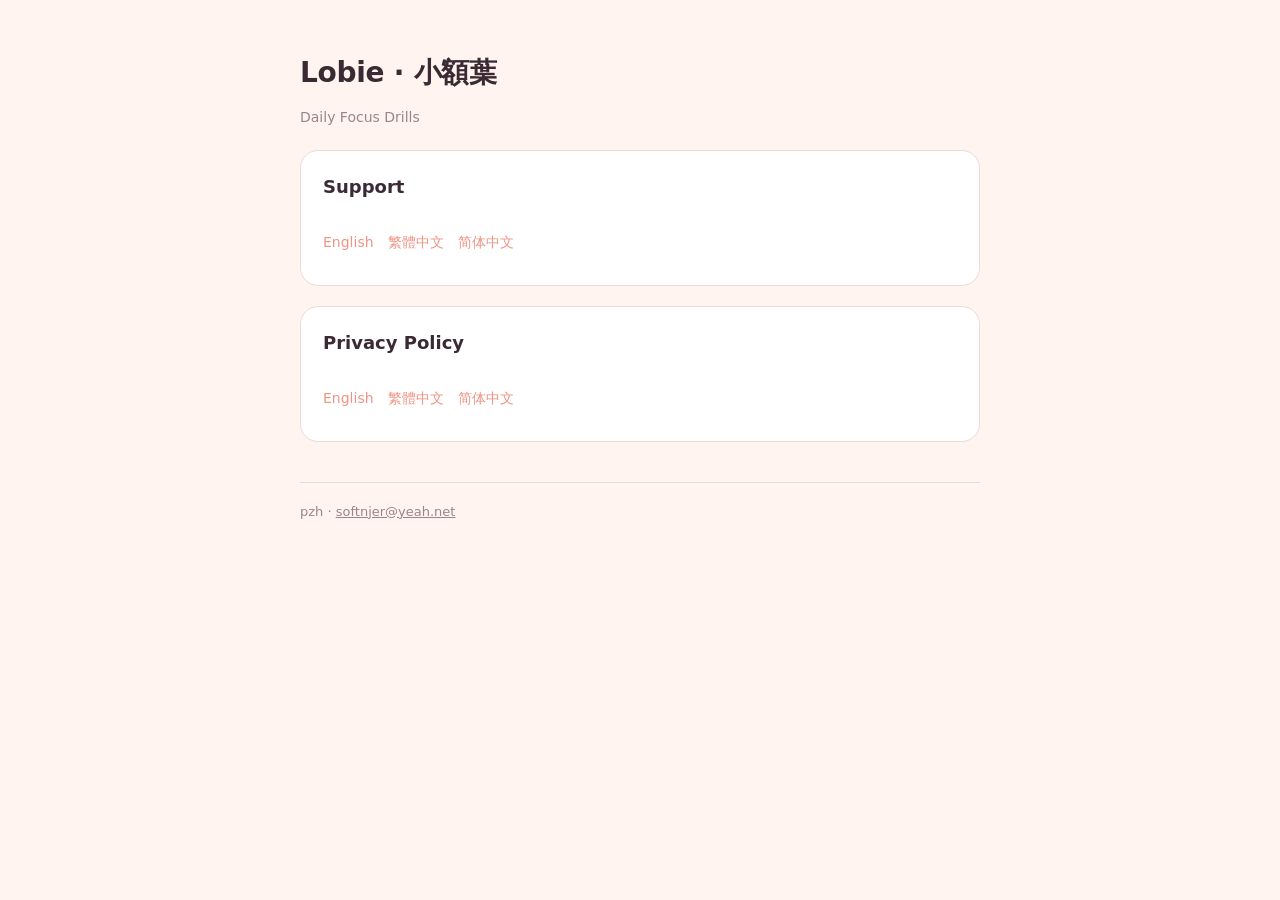
<file: index.html>
<!doctype html><html lang="en"><head>
<meta charset="utf-8"><meta name="viewport" content="width=device-width,initial-scale=1">
<title>Lobie · 小額葉</title><link rel="stylesheet" href="style.css">
</head><body><main>
<h1>Lobie · 小額葉</h1><p class="sub">Daily Focus Drills</p>
<div class="card"><h2>Support</h2>
<p class="langs"><a href="support-en.html">English</a><a href="support-zh-Hant.html">繁體中文</a><a href="support-zh-Hans.html">简体中文</a></p></div>
<div class="card"><h2>Privacy Policy</h2>
<p class="langs"><a href="en.html">English</a><a href="zh-Hant.html">繁體中文</a><a href="zh-Hans.html">简体中文</a></p></div>
<footer>pzh · <a href="mailto:softnjer@yeah.net" style="color:inherit">softnjer@yeah.net</a></footer>
</main></body></html>
</file>
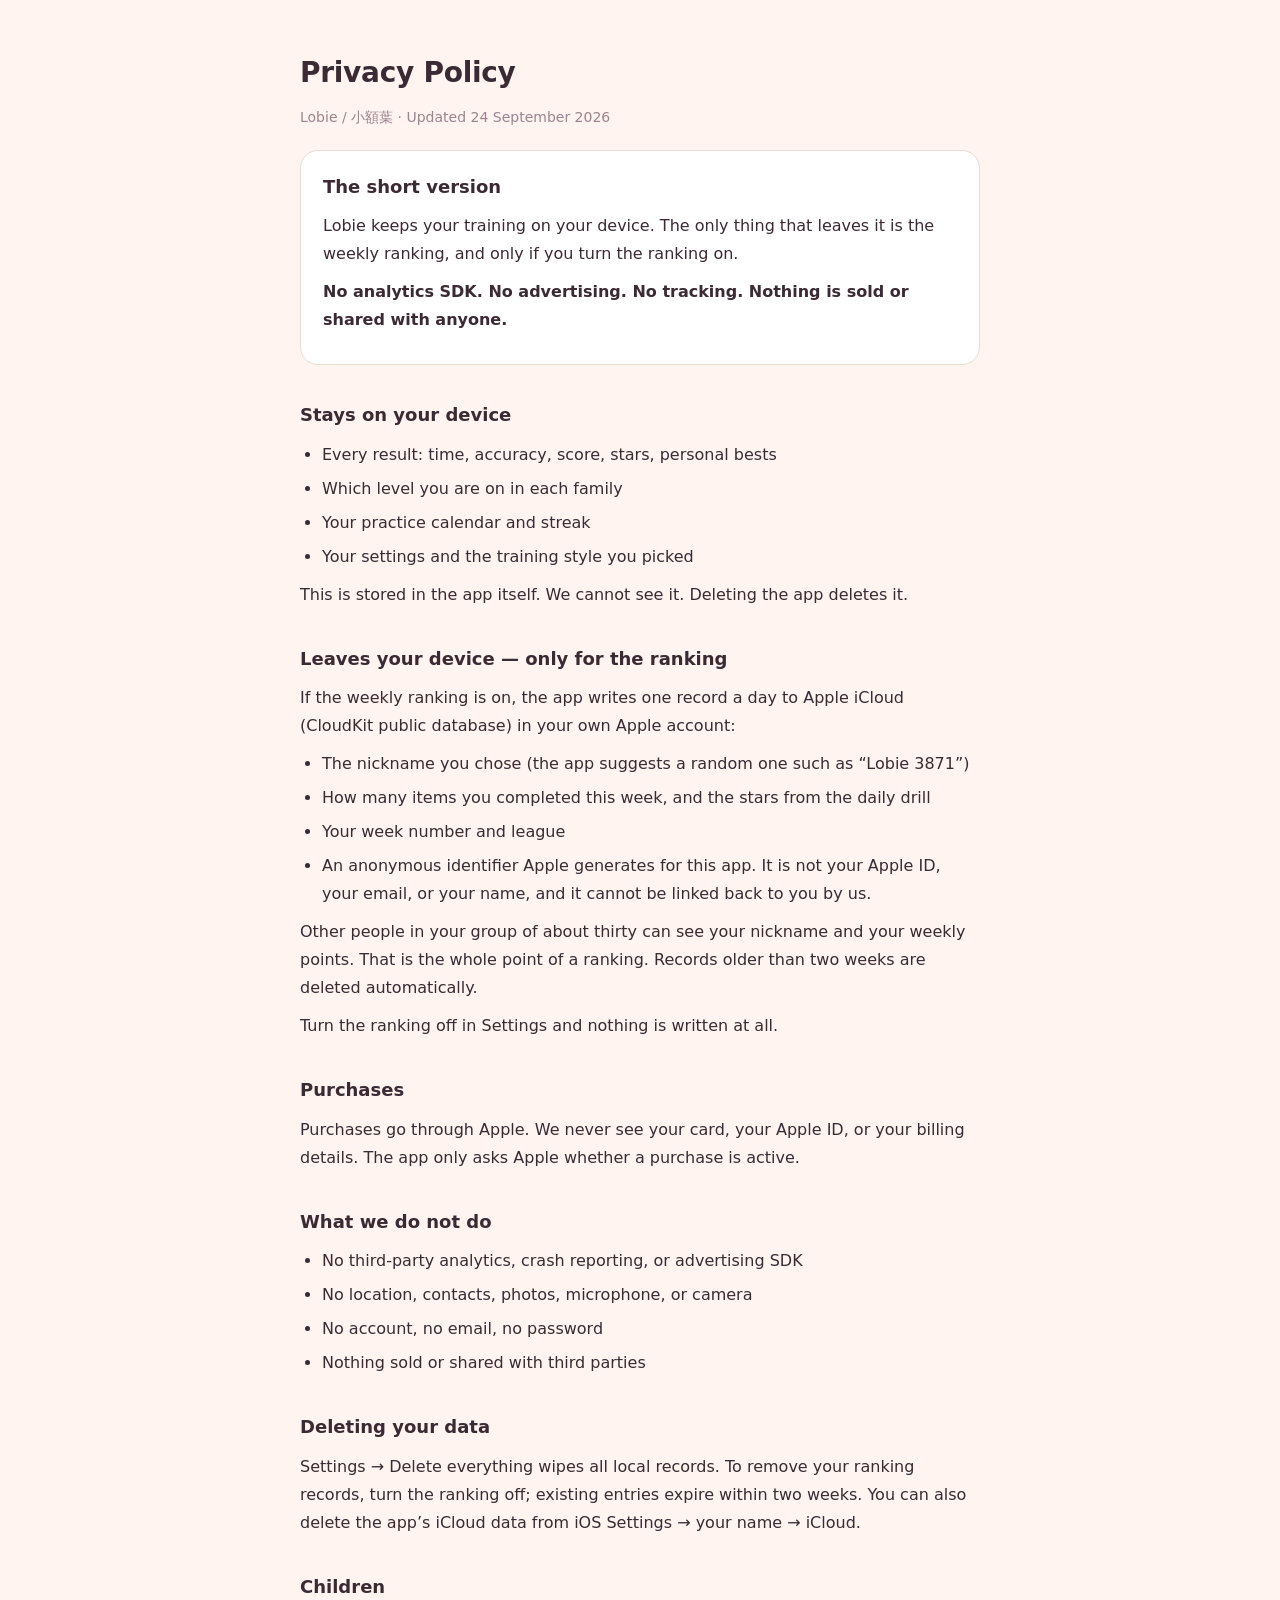
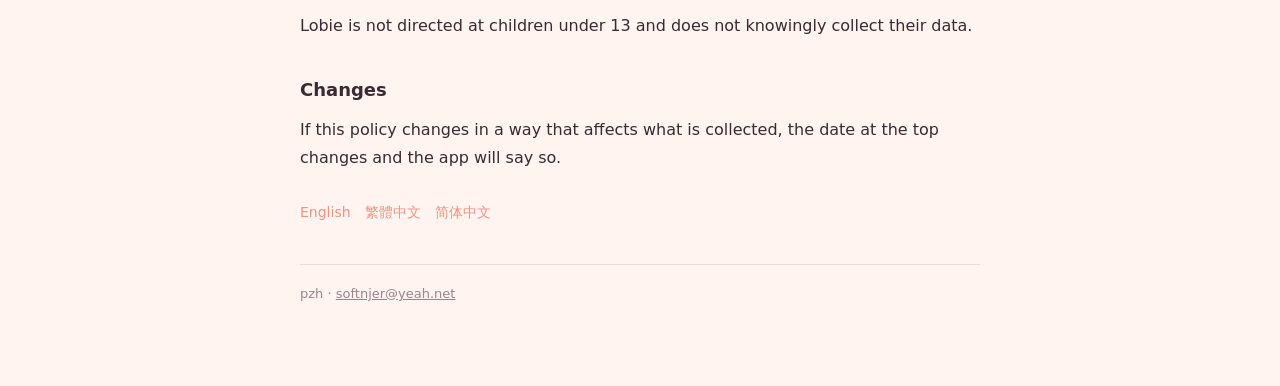
<file: en.html>
<!doctype html><html lang="en"><head>
<meta charset="utf-8"><meta name="viewport" content="width=device-width,initial-scale=1">
<title>Privacy Policy — Lobie</title><link rel="stylesheet" href="style.css">
</head><body><main>
<h1>Privacy Policy</h1><p class="sub">Lobie / 小額葉 · Updated 24 September 2026</p>

<div class="card"><h2>The short version</h2>
<p>Lobie keeps your training on your device. The only thing that leaves it is the weekly ranking, and only if you turn the ranking on.</p>
<p><strong>No analytics SDK. No advertising. No tracking. Nothing is sold or shared with anyone.</strong></p></div>

<h2>Stays on your device</h2>
<ul>
<li>Every result: time, accuracy, score, stars, personal bests</li>
<li>Which level you are on in each family</li>
<li>Your practice calendar and streak</li>
<li>Your settings and the training style you picked</li>
</ul>
<p>This is stored in the app itself. We cannot see it. Deleting the app deletes it.</p>

<h2>Leaves your device — only for the ranking</h2>
<p>If the weekly ranking is on, the app writes one record a day to Apple iCloud (CloudKit public database) in your own Apple account:</p>
<ul>
<li>The nickname you chose (the app suggests a random one such as “Lobie 3871”)</li>
<li>How many items you completed this week, and the stars from the daily drill</li>
<li>Your week number and league</li>
<li>An anonymous identifier Apple generates for this app. It is not your Apple ID, your email, or your name, and it cannot be linked back to you by us.</li>
</ul>
<p>Other people in your group of about thirty can see your nickname and your weekly points. That is the whole point of a ranking. Records older than two weeks are deleted automatically.</p>
<p>Turn the ranking off in Settings and nothing is written at all.</p>

<h2>Purchases</h2>
<p>Purchases go through Apple. We never see your card, your Apple ID, or your billing details. The app only asks Apple whether a purchase is active.</p>

<h2>What we do not do</h2>
<ul>
<li>No third-party analytics, crash reporting, or advertising SDK</li>
<li>No location, contacts, photos, microphone, or camera</li>
<li>No account, no email, no password</li>
<li>Nothing sold or shared with third parties</li>
</ul>

<h2>Deleting your data</h2>
<p>Settings → Delete everything wipes all local records. To remove your ranking records, turn the ranking off; existing entries expire within two weeks. You can also delete the app’s iCloud data from iOS Settings → your name → iCloud.</p>

<h2>Children</h2>
<p>Lobie is not directed at children under 13 and does not knowingly collect their data.</p>

<h2>Changes</h2>
<p>If this policy changes in a way that affects what is collected, the date at the top changes and the app will say so.</p>
<p class="langs"><a href="en.html">English</a><a href="zh-Hant.html">繁體中文</a><a href="zh-Hans.html">简体中文</a></p>
<footer>pzh · <a href="mailto:softnjer@yeah.net" style="color:inherit">softnjer@yeah.net</a></footer>
</main></body></html>
</file>
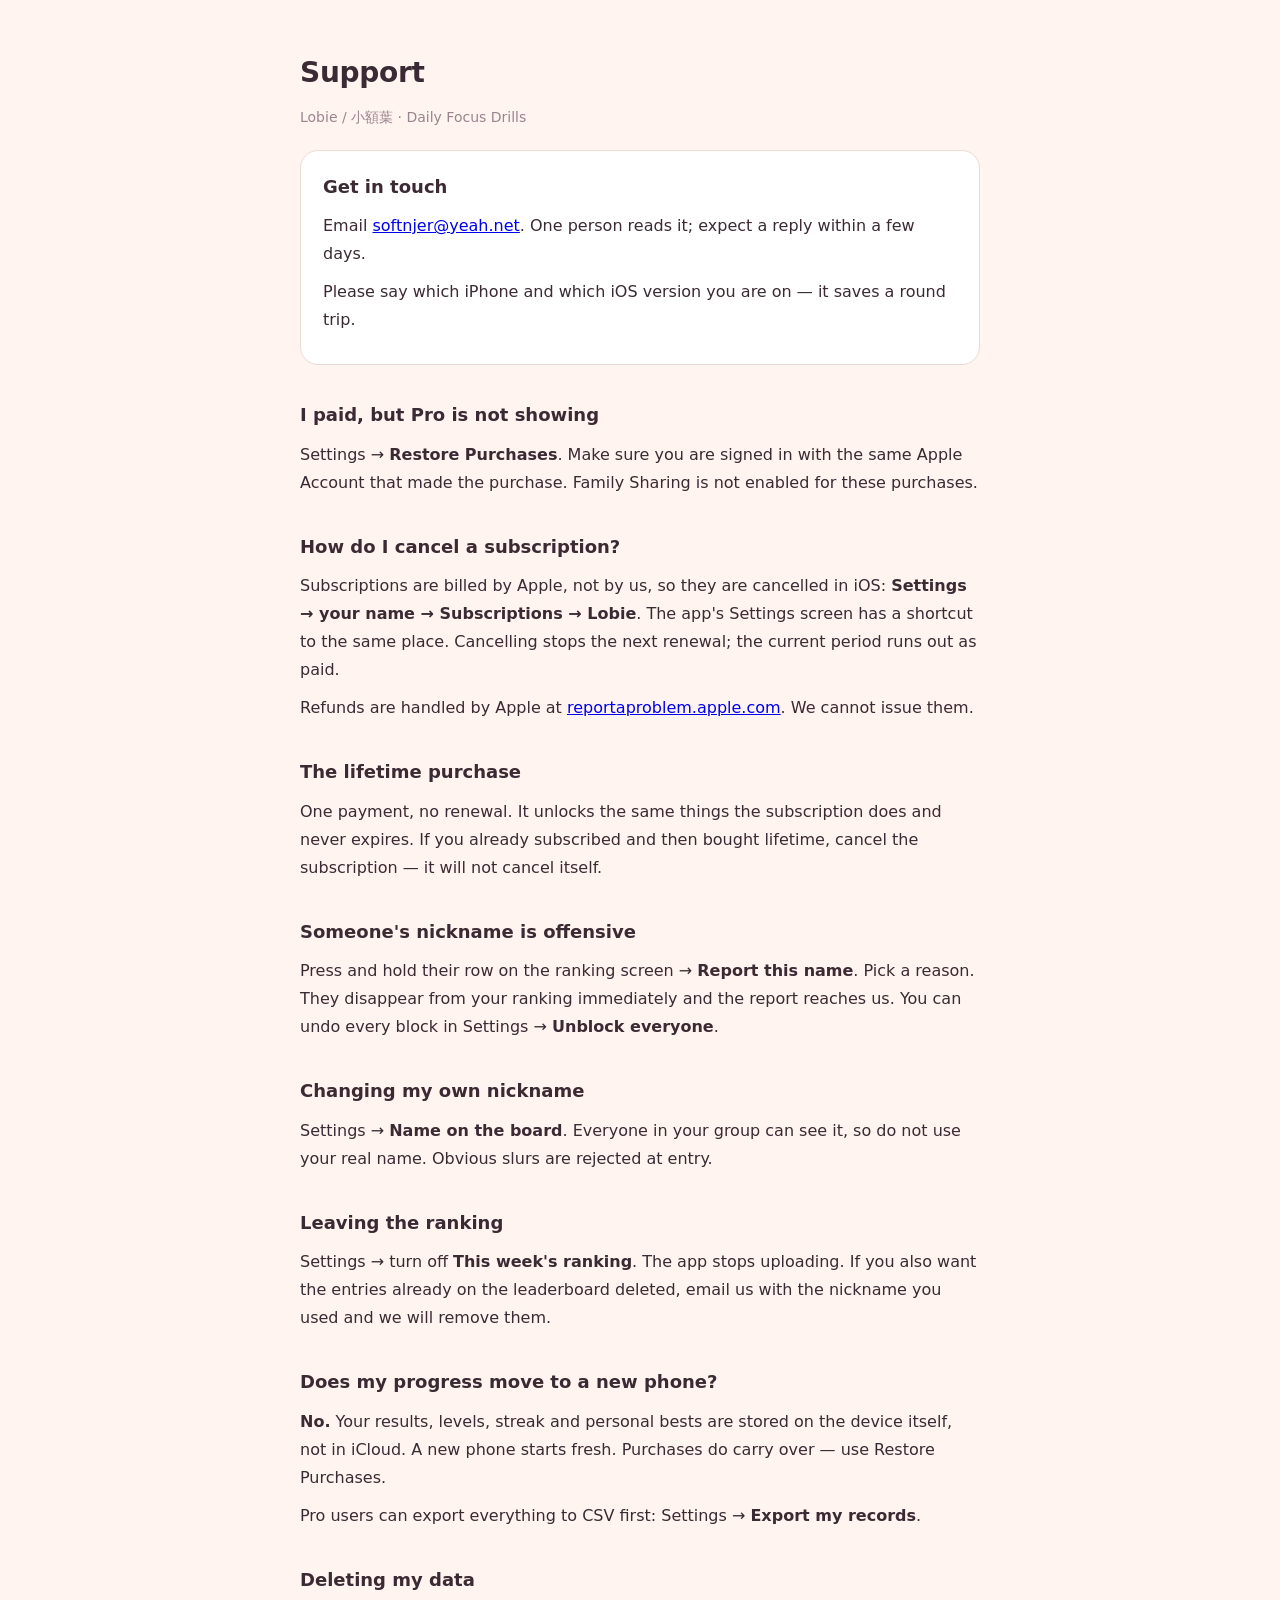
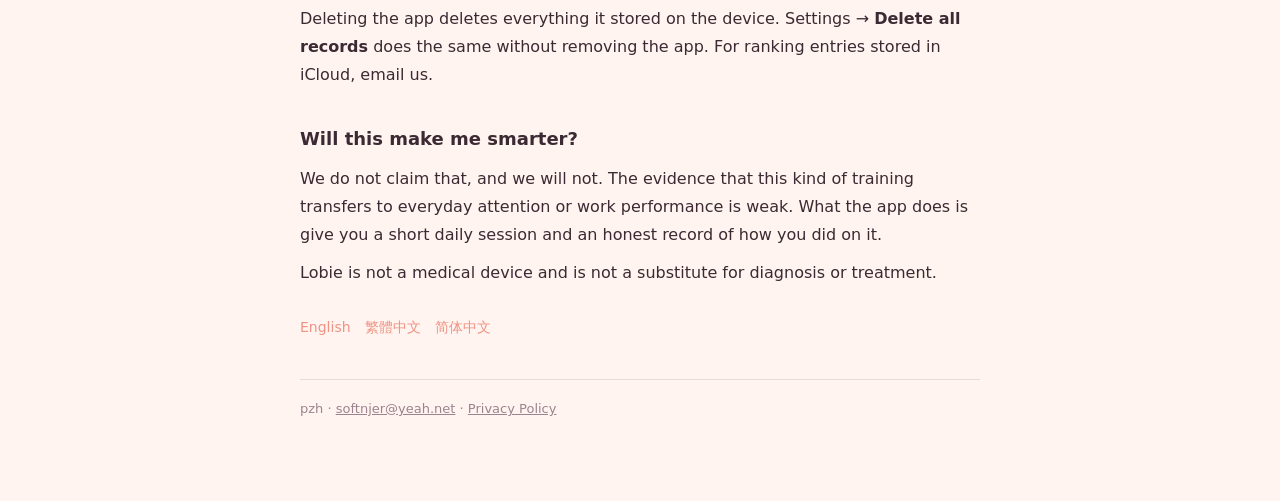
<file: support-en.html>
<!doctype html><html lang="en"><head>
<meta charset="utf-8"><meta name="viewport" content="width=device-width,initial-scale=1">
<title>Support — Lobie</title><link rel="stylesheet" href="style.css">
</head><body><main>
<h1>Support</h1><p class="sub">Lobie / 小額葉 · Daily Focus Drills</p>

<div class="card"><h2>Get in touch</h2>
<p>Email <a href="mailto:softnjer@yeah.net">softnjer@yeah.net</a>. One person reads it; expect a reply within a few days.</p>
<p>Please say which iPhone and which iOS version you are on — it saves a round trip.</p></div>

<h2>I paid, but Pro is not showing</h2>
<p>Settings → <strong>Restore Purchases</strong>. Make sure you are signed in with the same Apple Account that made the purchase. Family Sharing is not enabled for these purchases.</p>

<h2>How do I cancel a subscription?</h2>
<p>Subscriptions are billed by Apple, not by us, so they are cancelled in iOS: <strong>Settings → your name → Subscriptions → Lobie</strong>. The app's Settings screen has a shortcut to the same place. Cancelling stops the next renewal; the current period runs out as paid.</p>
<p>Refunds are handled by Apple at <a href="https://reportaproblem.apple.com">reportaproblem.apple.com</a>. We cannot issue them.</p>

<h2>The lifetime purchase</h2>
<p>One payment, no renewal. It unlocks the same things the subscription does and never expires. If you already subscribed and then bought lifetime, cancel the subscription — it will not cancel itself.</p>

<h2>Someone's nickname is offensive</h2>
<p>Press and hold their row on the ranking screen → <strong>Report this name</strong>. Pick a reason. They disappear from your ranking immediately and the report reaches us. You can undo every block in Settings → <strong>Unblock everyone</strong>.</p>

<h2>Changing my own nickname</h2>
<p>Settings → <strong>Name on the board</strong>. Everyone in your group can see it, so do not use your real name. Obvious slurs are rejected at entry.</p>

<h2>Leaving the ranking</h2>
<p>Settings → turn off <strong>This week's ranking</strong>. The app stops uploading. If you also want the entries already on the leaderboard deleted, email us with the nickname you used and we will remove them.</p>

<h2>Does my progress move to a new phone?</h2>
<p><strong>No.</strong> Your results, levels, streak and personal bests are stored on the device itself, not in iCloud. A new phone starts fresh. Purchases do carry over — use Restore Purchases.</p>
<p>Pro users can export everything to CSV first: Settings → <strong>Export my records</strong>.</p>

<h2>Deleting my data</h2>
<p>Deleting the app deletes everything it stored on the device. Settings → <strong>Delete all records</strong> does the same without removing the app. For ranking entries stored in iCloud, email us.</p>

<h2>Will this make me smarter?</h2>
<p>We do not claim that, and we will not. The evidence that this kind of training transfers to everyday attention or work performance is weak. What the app does is give you a short daily session and an honest record of how you did on it.</p>
<p>Lobie is not a medical device and is not a substitute for diagnosis or treatment.</p>

<p class="langs"><a href="support-en.html">English</a><a href="support-zh-Hant.html">繁體中文</a><a href="support-zh-Hans.html">简体中文</a></p>
<footer>pzh · <a href="mailto:softnjer@yeah.net" style="color:inherit">softnjer@yeah.net</a> · <a href="en.html" style="color:inherit">Privacy Policy</a></footer>
</main></body></html>
</file>
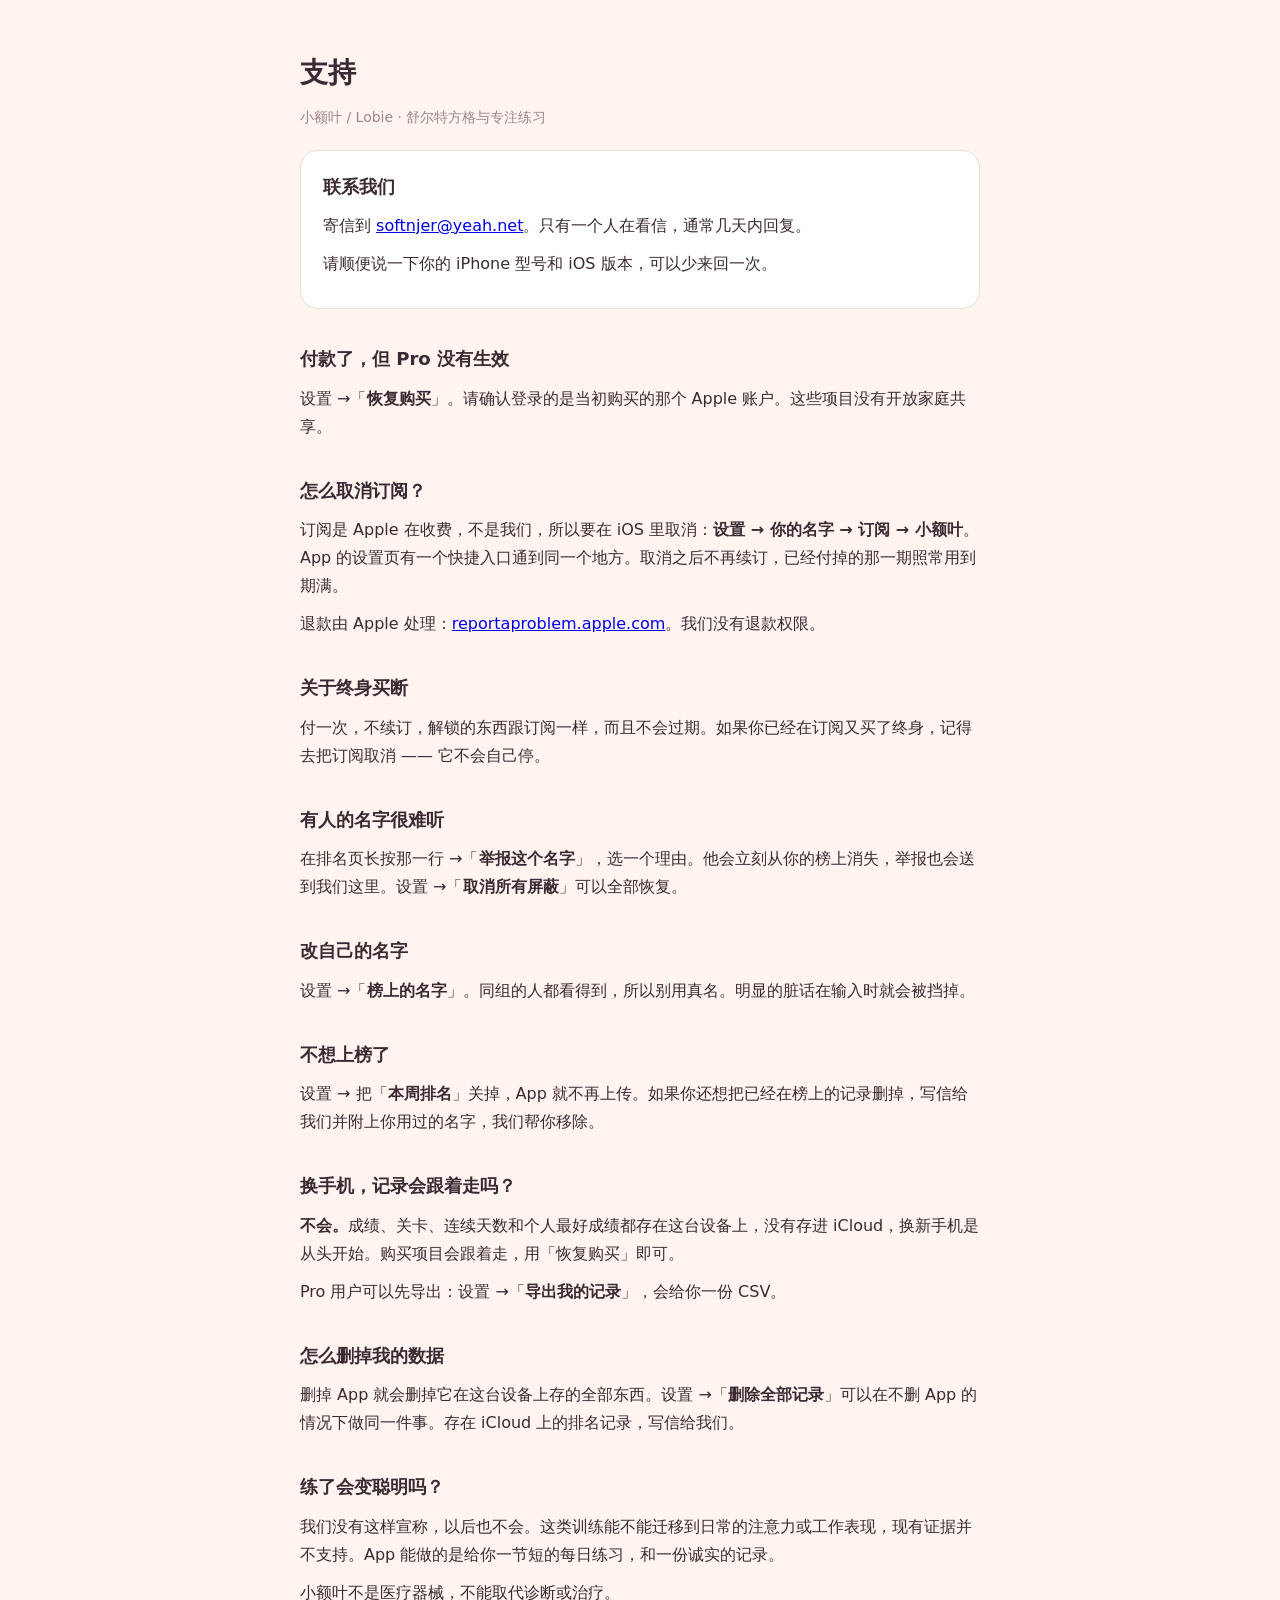
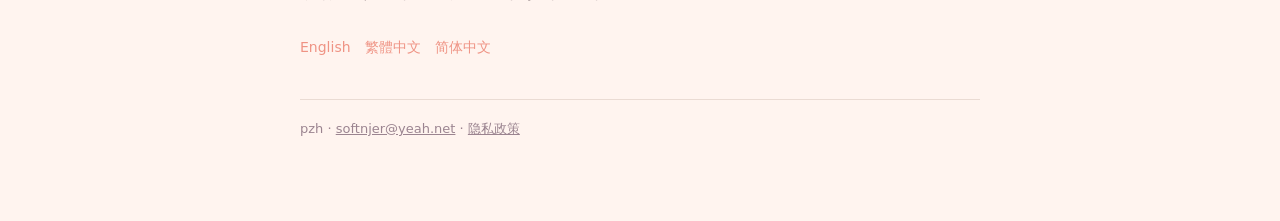
<file: support-zh-Hans.html>
<!doctype html><html lang="zh-Hans"><head>
<meta charset="utf-8"><meta name="viewport" content="width=device-width,initial-scale=1">
<title>支持 — 小额叶</title><link rel="stylesheet" href="style.css">
</head><body><main>
<h1>支持</h1><p class="sub">小额叶 / Lobie · 舒尔特方格与专注练习</p>

<div class="card"><h2>联系我们</h2>
<p>寄信到 <a href="mailto:softnjer@yeah.net">softnjer@yeah.net</a>。只有一个人在看信，通常几天内回复。</p>
<p>请顺便说一下你的 iPhone 型号和 iOS 版本，可以少来回一次。</p></div>

<h2>付款了，但 Pro 没有生效</h2>
<p>设置 →「<strong>恢复购买</strong>」。请确认登录的是当初购买的那个 Apple 账户。这些项目没有开放家庭共享。</p>

<h2>怎么取消订阅？</h2>
<p>订阅是 Apple 在收费，不是我们，所以要在 iOS 里取消：<strong>设置 → 你的名字 → 订阅 → 小额叶</strong>。App 的设置页有一个快捷入口通到同一个地方。取消之后不再续订，已经付掉的那一期照常用到期满。</p>
<p>退款由 Apple 处理：<a href="https://reportaproblem.apple.com">reportaproblem.apple.com</a>。我们没有退款权限。</p>

<h2>关于终身买断</h2>
<p>付一次，不续订，解锁的东西跟订阅一样，而且不会过期。如果你已经在订阅又买了终身，记得去把订阅取消 —— 它不会自己停。</p>

<h2>有人的名字很难听</h2>
<p>在排名页长按那一行 →「<strong>举报这个名字</strong>」，选一个理由。他会立刻从你的榜上消失，举报也会送到我们这里。设置 →「<strong>取消所有屏蔽</strong>」可以全部恢复。</p>

<h2>改自己的名字</h2>
<p>设置 →「<strong>榜上的名字</strong>」。同组的人都看得到，所以别用真名。明显的脏话在输入时就会被挡掉。</p>

<h2>不想上榜了</h2>
<p>设置 → 把「<strong>本周排名</strong>」关掉，App 就不再上传。如果你还想把已经在榜上的记录删掉，写信给我们并附上你用过的名字，我们帮你移除。</p>

<h2>换手机，记录会跟着走吗？</h2>
<p><strong>不会。</strong>成绩、关卡、连续天数和个人最好成绩都存在这台设备上，没有存进 iCloud，换新手机是从头开始。购买项目会跟着走，用「恢复购买」即可。</p>
<p>Pro 用户可以先导出：设置 →「<strong>导出我的记录</strong>」，会给你一份 CSV。</p>

<h2>怎么删掉我的数据</h2>
<p>删掉 App 就会删掉它在这台设备上存的全部东西。设置 →「<strong>删除全部记录</strong>」可以在不删 App 的情况下做同一件事。存在 iCloud 上的排名记录，写信给我们。</p>

<h2>练了会变聪明吗？</h2>
<p>我们没有这样宣称，以后也不会。这类训练能不能迁移到日常的注意力或工作表现，现有证据并不支持。App 能做的是给你一节短的每日练习，和一份诚实的记录。</p>
<p>小额叶不是医疗器械，不能取代诊断或治疗。</p>

<p class="langs"><a href="support-en.html">English</a><a href="support-zh-Hant.html">繁體中文</a><a href="support-zh-Hans.html">简体中文</a></p>
<footer>pzh · <a href="mailto:softnjer@yeah.net" style="color:inherit">softnjer@yeah.net</a> · <a href="zh-Hans.html" style="color:inherit">隐私政策</a></footer>
</main></body></html>
</file>
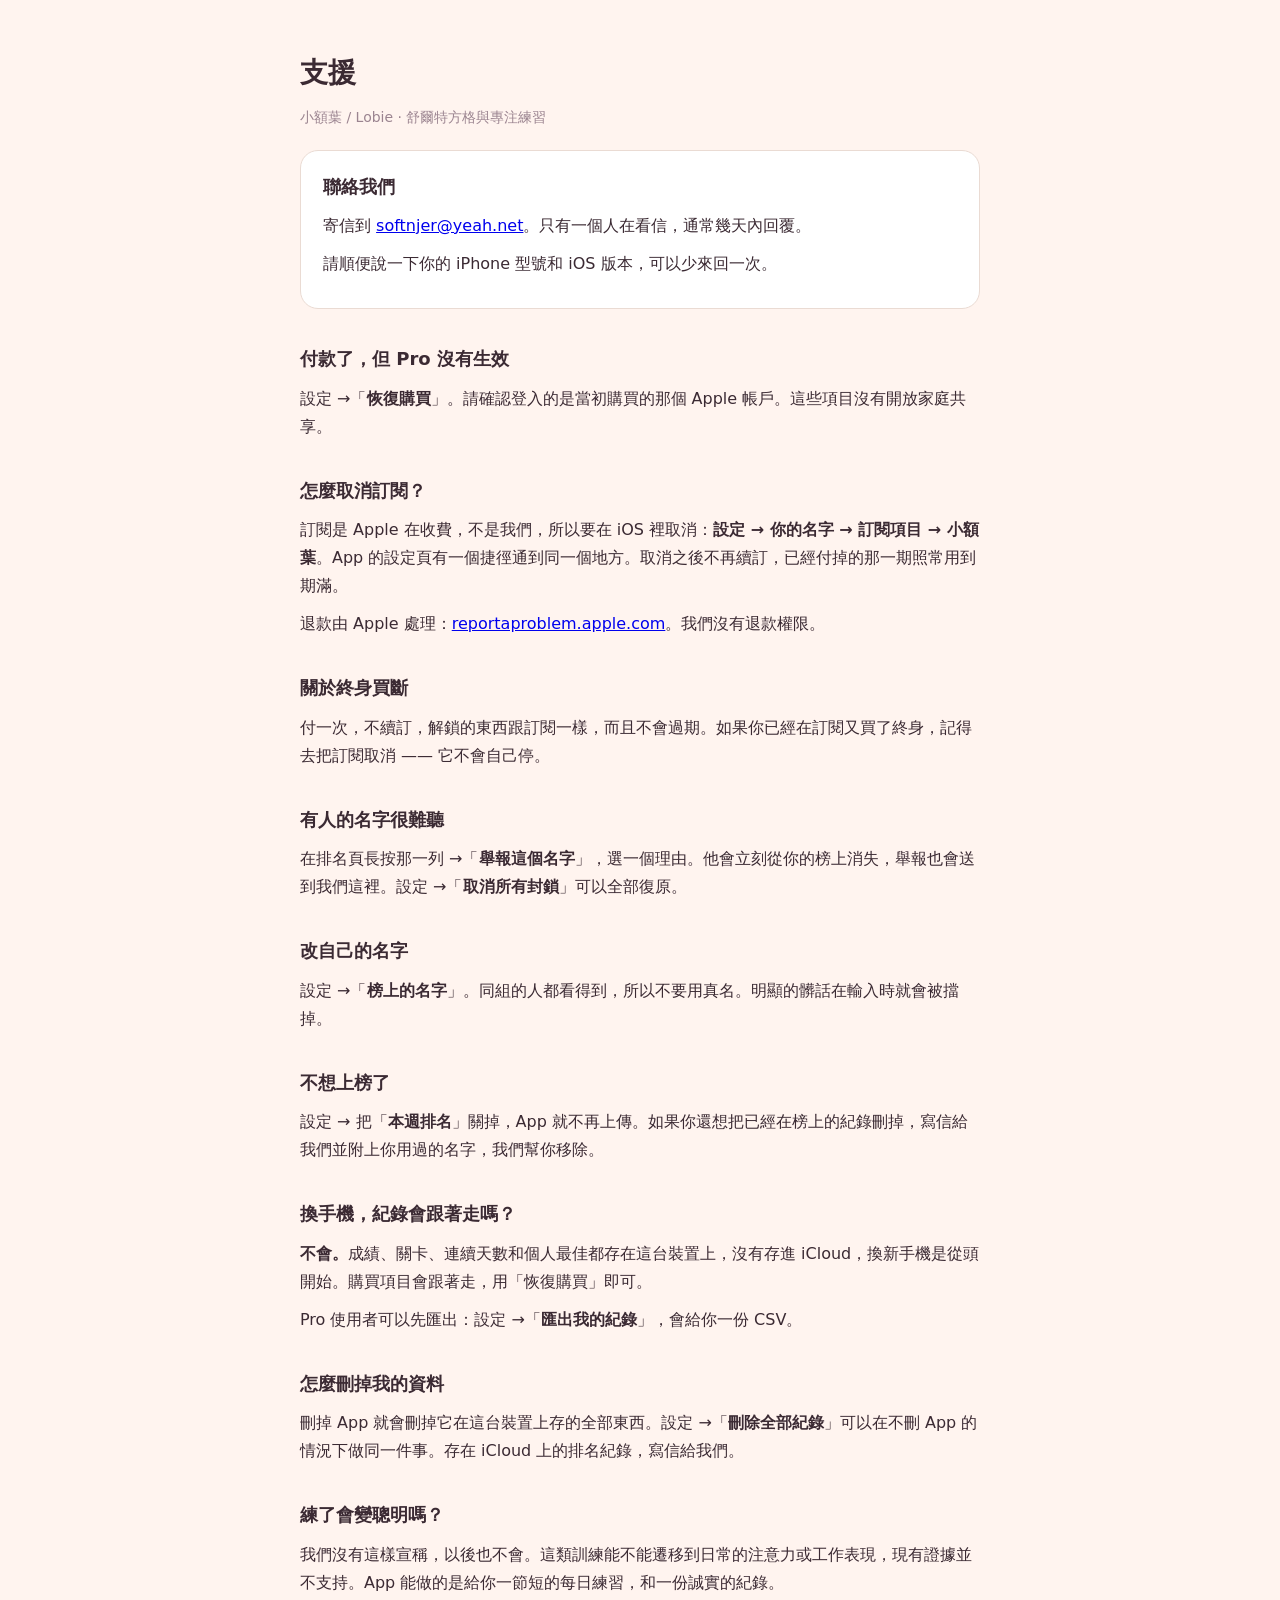
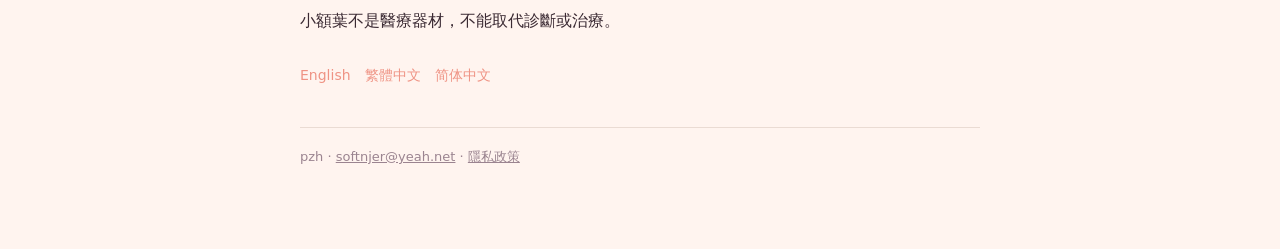
<file: support-zh-Hant.html>
<!doctype html><html lang="zh-Hant"><head>
<meta charset="utf-8"><meta name="viewport" content="width=device-width,initial-scale=1">
<title>支援 — 小額葉</title><link rel="stylesheet" href="style.css">
</head><body><main>
<h1>支援</h1><p class="sub">小額葉 / Lobie · 舒爾特方格與專注練習</p>

<div class="card"><h2>聯絡我們</h2>
<p>寄信到 <a href="mailto:softnjer@yeah.net">softnjer@yeah.net</a>。只有一個人在看信，通常幾天內回覆。</p>
<p>請順便說一下你的 iPhone 型號和 iOS 版本，可以少來回一次。</p></div>

<h2>付款了，但 Pro 沒有生效</h2>
<p>設定 →「<strong>恢復購買</strong>」。請確認登入的是當初購買的那個 Apple 帳戶。這些項目沒有開放家庭共享。</p>

<h2>怎麼取消訂閱？</h2>
<p>訂閱是 Apple 在收費，不是我們，所以要在 iOS 裡取消：<strong>設定 → 你的名字 → 訂閱項目 → 小額葉</strong>。App 的設定頁有一個捷徑通到同一個地方。取消之後不再續訂，已經付掉的那一期照常用到期滿。</p>
<p>退款由 Apple 處理：<a href="https://reportaproblem.apple.com">reportaproblem.apple.com</a>。我們沒有退款權限。</p>

<h2>關於終身買斷</h2>
<p>付一次，不續訂，解鎖的東西跟訂閱一樣，而且不會過期。如果你已經在訂閱又買了終身，記得去把訂閱取消 —— 它不會自己停。</p>

<h2>有人的名字很難聽</h2>
<p>在排名頁長按那一列 →「<strong>舉報這個名字</strong>」，選一個理由。他會立刻從你的榜上消失，舉報也會送到我們這裡。設定 →「<strong>取消所有封鎖</strong>」可以全部復原。</p>

<h2>改自己的名字</h2>
<p>設定 →「<strong>榜上的名字</strong>」。同組的人都看得到，所以不要用真名。明顯的髒話在輸入時就會被擋掉。</p>

<h2>不想上榜了</h2>
<p>設定 → 把「<strong>本週排名</strong>」關掉，App 就不再上傳。如果你還想把已經在榜上的紀錄刪掉，寫信給我們並附上你用過的名字，我們幫你移除。</p>

<h2>換手機，紀錄會跟著走嗎？</h2>
<p><strong>不會。</strong>成績、關卡、連續天數和個人最佳都存在這台裝置上，沒有存進 iCloud，換新手機是從頭開始。購買項目會跟著走，用「恢復購買」即可。</p>
<p>Pro 使用者可以先匯出：設定 →「<strong>匯出我的紀錄</strong>」，會給你一份 CSV。</p>

<h2>怎麼刪掉我的資料</h2>
<p>刪掉 App 就會刪掉它在這台裝置上存的全部東西。設定 →「<strong>刪除全部紀錄</strong>」可以在不刪 App 的情況下做同一件事。存在 iCloud 上的排名紀錄，寫信給我們。</p>

<h2>練了會變聰明嗎？</h2>
<p>我們沒有這樣宣稱，以後也不會。這類訓練能不能遷移到日常的注意力或工作表現，現有證據並不支持。App 能做的是給你一節短的每日練習，和一份誠實的紀錄。</p>
<p>小額葉不是醫療器材，不能取代診斷或治療。</p>

<p class="langs"><a href="support-en.html">English</a><a href="support-zh-Hant.html">繁體中文</a><a href="support-zh-Hans.html">简体中文</a></p>
<footer>pzh · <a href="mailto:softnjer@yeah.net" style="color:inherit">softnjer@yeah.net</a> · <a href="zh-Hant.html" style="color:inherit">隱私政策</a></footer>
</main></body></html>
</file>
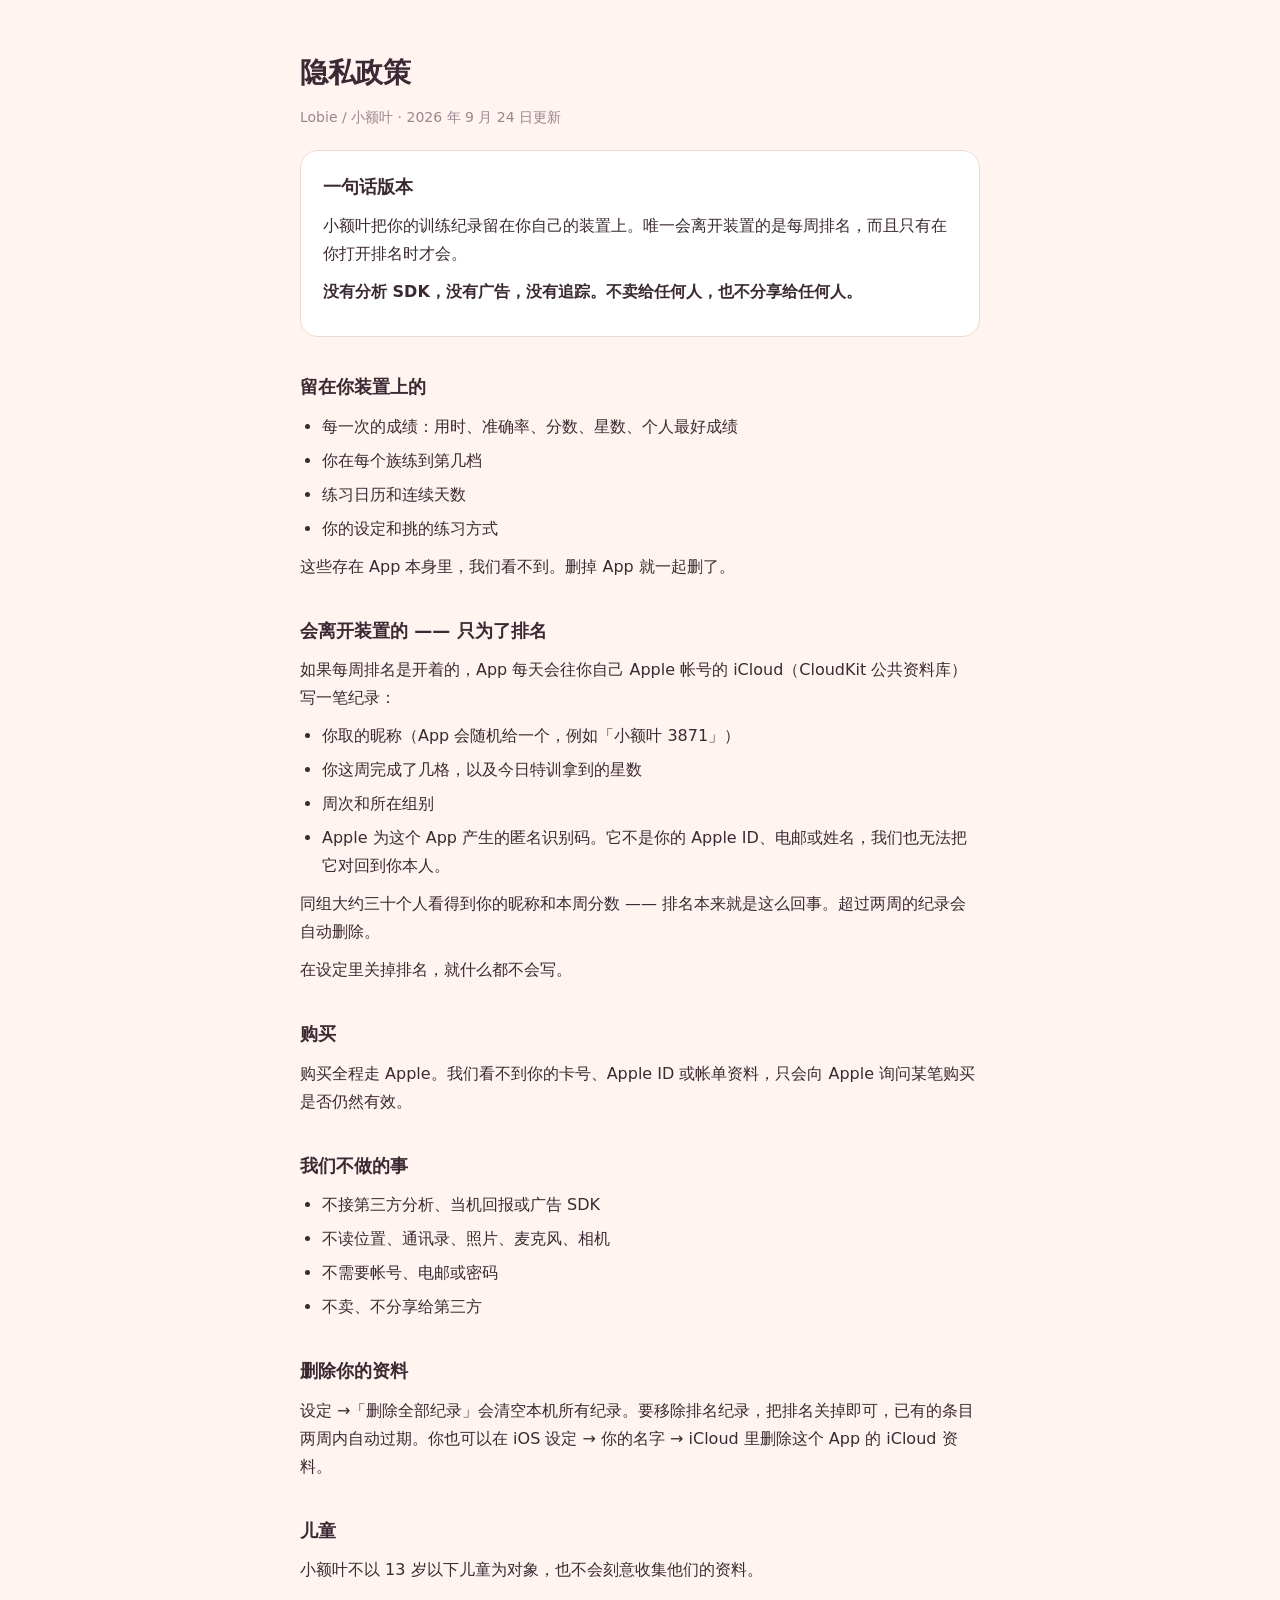
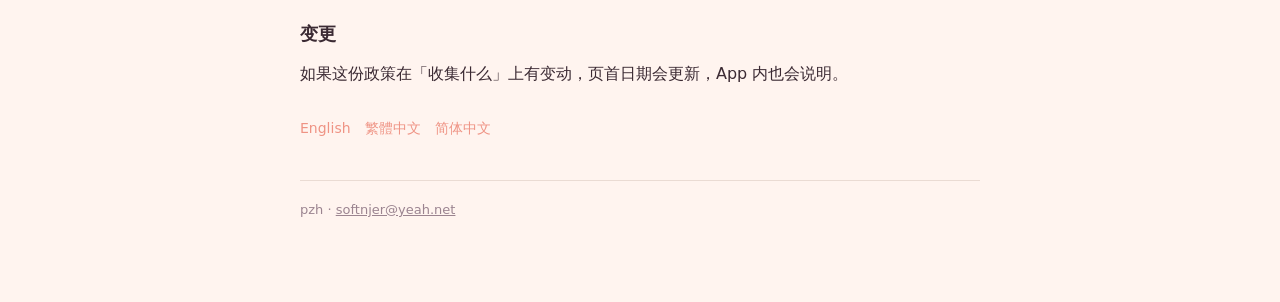
<file: zh-Hans.html>
<!doctype html><html lang="zh-Hans"><head>
<meta charset="utf-8"><meta name="viewport" content="width=device-width,initial-scale=1">
<title>隐私政策 — Lobie</title><link rel="stylesheet" href="style.css">
</head><body><main>
<h1>隐私政策</h1><p class="sub">Lobie / 小额叶 · 2026 年 9 月 24 日更新</p>

<div class="card"><h2>一句话版本</h2>
<p>小额叶把你的训练纪录留在你自己的装置上。唯一会离开装置的是每周排名，而且只有在你打开排名时才会。</p>
<p><strong>没有分析 SDK，没有广告，没有追踪。不卖给任何人，也不分享给任何人。</strong></p></div>

<h2>留在你装置上的</h2>
<ul>
<li>每一次的成绩：用时、准确率、分数、星数、个人最好成绩</li>
<li>你在每个族练到第几档</li>
<li>练习日历和连续天数</li>
<li>你的设定和挑的练习方式</li>
</ul>
<p>这些存在 App 本身里，我们看不到。删掉 App 就一起删了。</p>

<h2>会离开装置的 —— 只为了排名</h2>
<p>如果每周排名是开着的，App 每天会往你自己 Apple 帐号的 iCloud（CloudKit 公共资料库）写一笔纪录：</p>
<ul>
<li>你取的昵称（App 会随机给一个，例如「小额叶 3871」）</li>
<li>你这周完成了几格，以及今日特训拿到的星数</li>
<li>周次和所在组别</li>
<li>Apple 为这个 App 产生的匿名识别码。它不是你的 Apple ID、电邮或姓名，我们也无法把它对回到你本人。</li>
</ul>
<p>同组大约三十个人看得到你的昵称和本周分数 —— 排名本来就是这么回事。超过两周的纪录会自动删除。</p>
<p>在设定里关掉排名，就什么都不会写。</p>

<h2>购买</h2>
<p>购买全程走 Apple。我们看不到你的卡号、Apple ID 或帐单资料，只会向 Apple 询问某笔购买是否仍然有效。</p>

<h2>我们不做的事</h2>
<ul>
<li>不接第三方分析、当机回报或广告 SDK</li>
<li>不读位置、通讯录、照片、麦克风、相机</li>
<li>不需要帐号、电邮或密码</li>
<li>不卖、不分享给第三方</li>
</ul>

<h2>删除你的资料</h2>
<p>设定 →「删除全部纪录」会清空本机所有纪录。要移除排名纪录，把排名关掉即可，已有的条目两周内自动过期。你也可以在 iOS 设定 → 你的名字 → iCloud 里删除这个 App 的 iCloud 资料。</p>

<h2>儿童</h2>
<p>小额叶不以 13 岁以下儿童为对象，也不会刻意收集他们的资料。</p>

<h2>变更</h2>
<p>如果这份政策在「收集什么」上有变动，页首日期会更新，App 内也会说明。</p>
<p class="langs"><a href="en.html">English</a><a href="zh-Hant.html">繁體中文</a><a href="zh-Hans.html">简体中文</a></p>
<footer>pzh · <a href="mailto:softnjer@yeah.net" style="color:inherit">softnjer@yeah.net</a></footer>
</main></body></html>
</file>
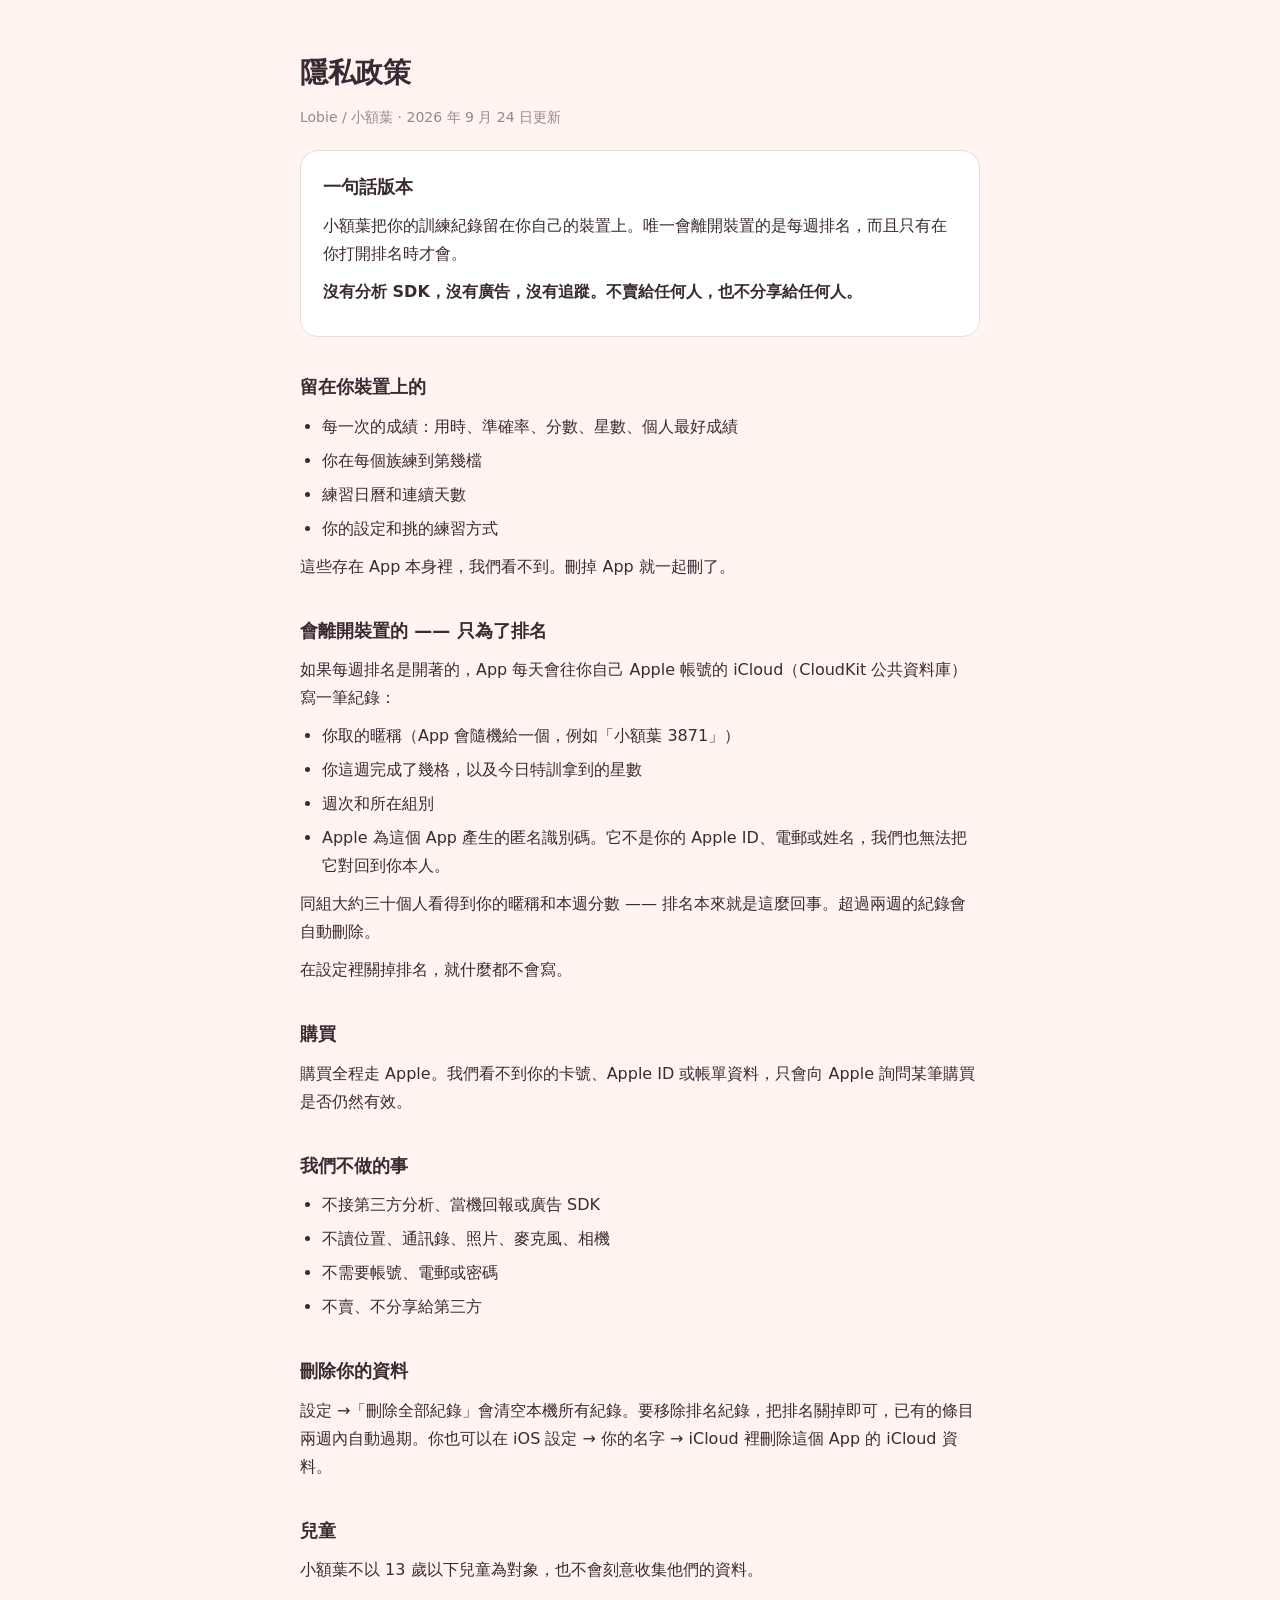
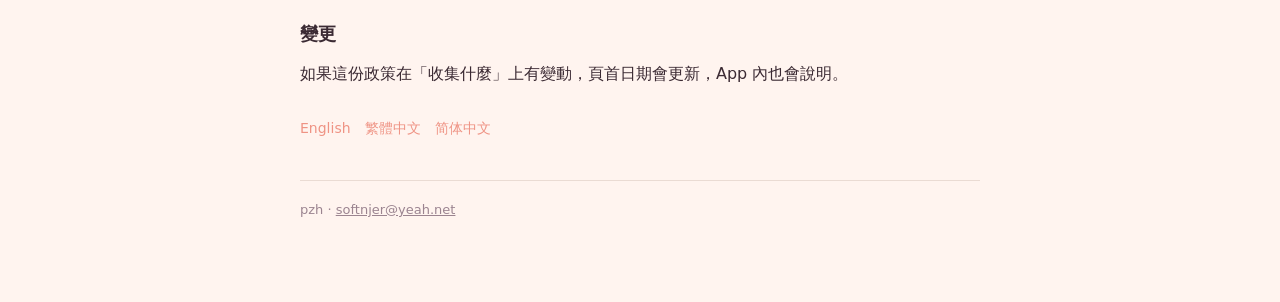
<file: zh-Hant.html>
<!doctype html><html lang="zh-Hant"><head>
<meta charset="utf-8"><meta name="viewport" content="width=device-width,initial-scale=1">
<title>隱私政策 — Lobie</title><link rel="stylesheet" href="style.css">
</head><body><main>
<h1>隱私政策</h1><p class="sub">Lobie / 小額葉 · 2026 年 9 月 24 日更新</p>

<div class="card"><h2>一句話版本</h2>
<p>小額葉把你的訓練紀錄留在你自己的裝置上。唯一會離開裝置的是每週排名，而且只有在你打開排名時才會。</p>
<p><strong>沒有分析 SDK，沒有廣告，沒有追蹤。不賣給任何人，也不分享給任何人。</strong></p></div>

<h2>留在你裝置上的</h2>
<ul>
<li>每一次的成績：用時、準確率、分數、星數、個人最好成績</li>
<li>你在每個族練到第幾檔</li>
<li>練習日曆和連續天數</li>
<li>你的設定和挑的練習方式</li>
</ul>
<p>這些存在 App 本身裡，我們看不到。刪掉 App 就一起刪了。</p>

<h2>會離開裝置的 —— 只為了排名</h2>
<p>如果每週排名是開著的，App 每天會往你自己 Apple 帳號的 iCloud（CloudKit 公共資料庫）寫一筆紀錄：</p>
<ul>
<li>你取的暱稱（App 會隨機給一個，例如「小額葉 3871」）</li>
<li>你這週完成了幾格，以及今日特訓拿到的星數</li>
<li>週次和所在組別</li>
<li>Apple 為這個 App 產生的匿名識別碼。它不是你的 Apple ID、電郵或姓名，我們也無法把它對回到你本人。</li>
</ul>
<p>同組大約三十個人看得到你的暱稱和本週分數 —— 排名本來就是這麼回事。超過兩週的紀錄會自動刪除。</p>
<p>在設定裡關掉排名，就什麼都不會寫。</p>

<h2>購買</h2>
<p>購買全程走 Apple。我們看不到你的卡號、Apple ID 或帳單資料，只會向 Apple 詢問某筆購買是否仍然有效。</p>

<h2>我們不做的事</h2>
<ul>
<li>不接第三方分析、當機回報或廣告 SDK</li>
<li>不讀位置、通訊錄、照片、麥克風、相機</li>
<li>不需要帳號、電郵或密碼</li>
<li>不賣、不分享給第三方</li>
</ul>

<h2>刪除你的資料</h2>
<p>設定 →「刪除全部紀錄」會清空本機所有紀錄。要移除排名紀錄，把排名關掉即可，已有的條目兩週內自動過期。你也可以在 iOS 設定 → 你的名字 → iCloud 裡刪除這個 App 的 iCloud 資料。</p>

<h2>兒童</h2>
<p>小額葉不以 13 歲以下兒童為對象，也不會刻意收集他們的資料。</p>

<h2>變更</h2>
<p>如果這份政策在「收集什麼」上有變動，頁首日期會更新，App 內也會說明。</p>
<p class="langs"><a href="en.html">English</a><a href="zh-Hant.html">繁體中文</a><a href="zh-Hans.html">简体中文</a></p>
<footer>pzh · <a href="mailto:softnjer@yeah.net" style="color:inherit">softnjer@yeah.net</a></footer>
</main></body></html>
</file>
<file: style.css>
:root{--bg:#FFF4EF;--ink:#3B2A33;--soft:#9B8490;--edge:#EADBD3;--card:#fff;--accent:#EF9384}
*{box-sizing:border-box;margin:0;padding:0}
body{background:var(--bg);color:var(--ink);font:400 16px/1.75 -apple-system,"PingFang TC","PingFang SC",system-ui,sans-serif;padding:48px 20px 80px}
main{max-width:680px;margin:0 auto}
h1{font-size:28px;font-weight:800;letter-spacing:-.01em}
.sub{color:var(--soft);margin-top:8px;font-size:14px}
h2{font-size:18px;font-weight:700;margin:34px 0 10px}
p{margin:10px 0}
ul{margin:10px 0 10px 22px}li{margin:6px 0}
.card{background:var(--card);border:1px solid var(--edge);border-radius:18px;padding:20px 22px;margin:20px 0}
.card h2{margin-top:0}
strong{font-weight:700}
.langs{margin-top:28px;font-size:14px}
.langs a{color:var(--accent);text-decoration:none;margin-right:14px}
footer{margin-top:40px;color:var(--soft);font-size:13px;border-top:1px solid var(--edge);padding-top:18px}
</file>
